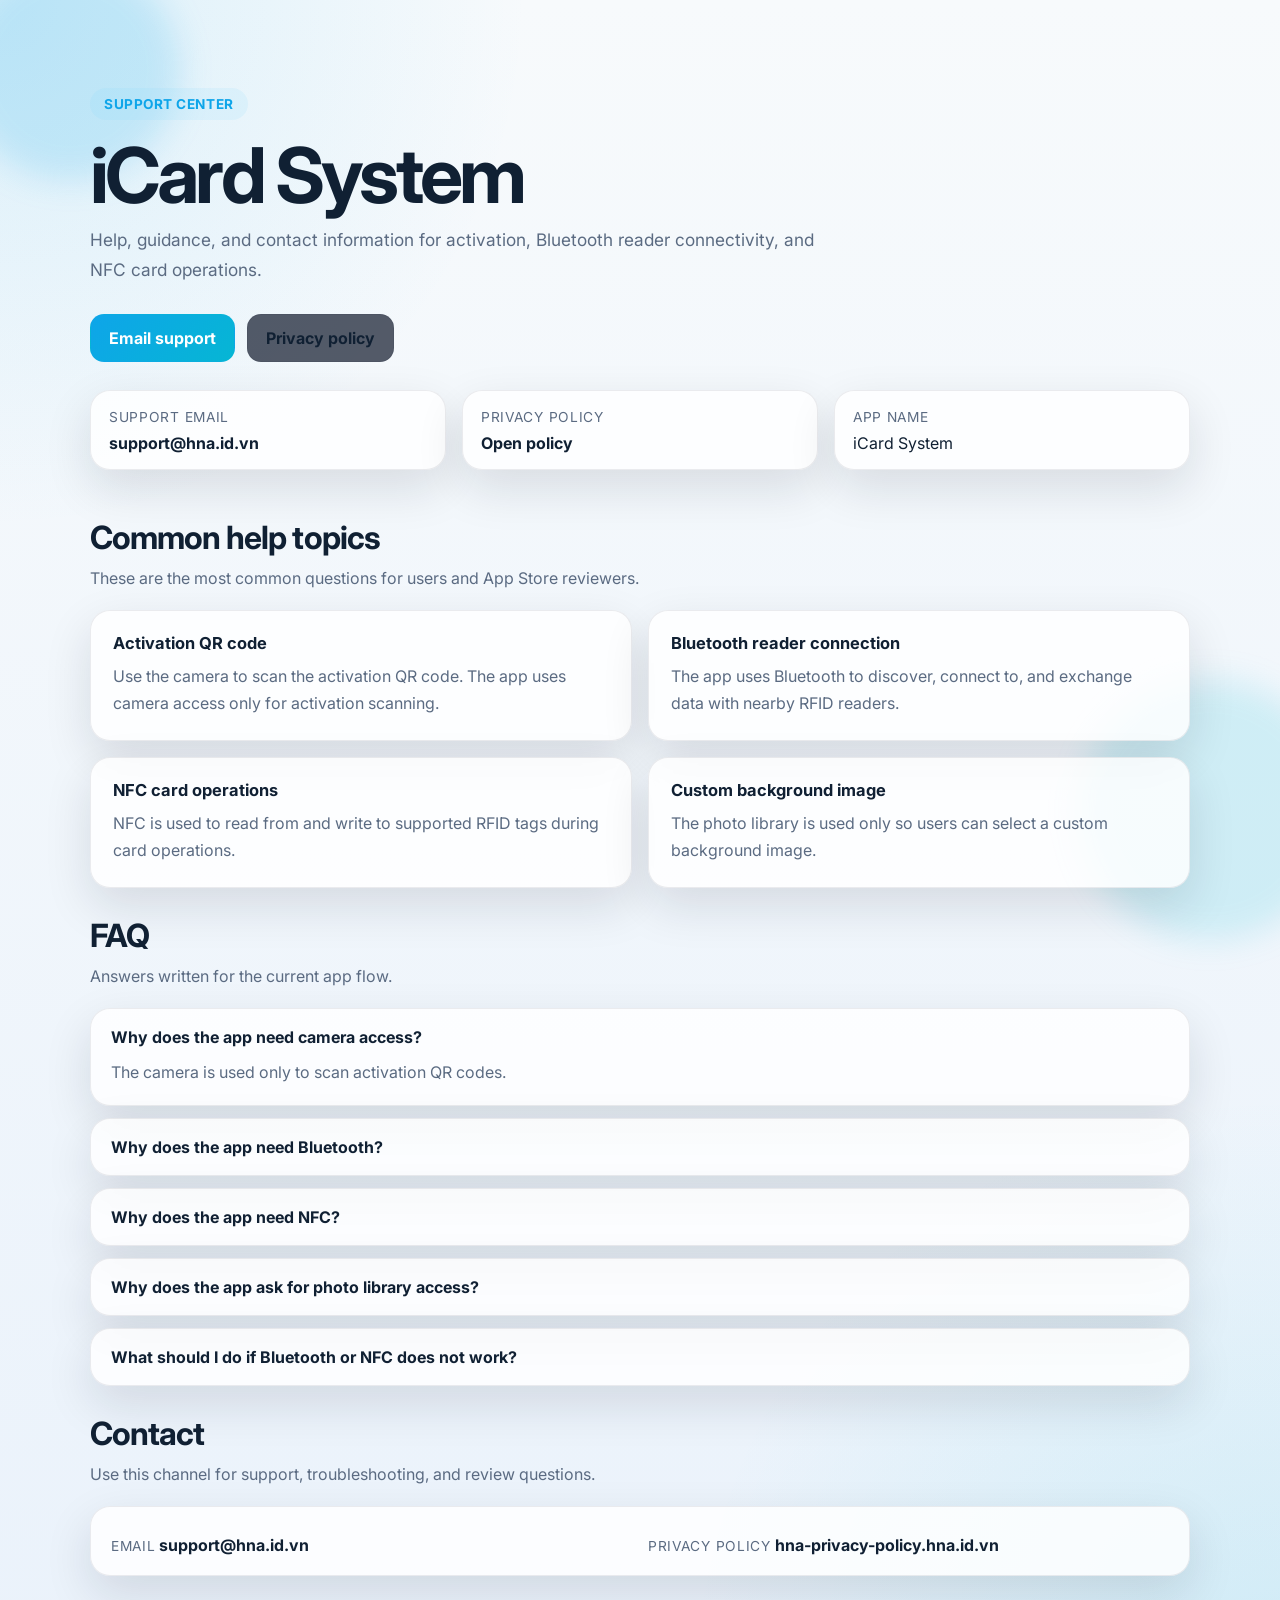
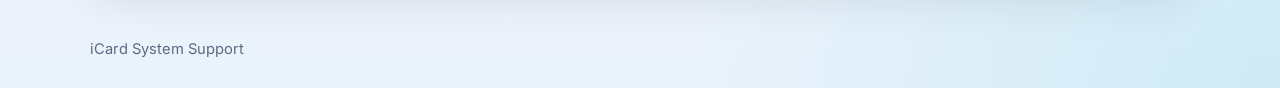
<file: index.html>
<!DOCTYPE html>
<html lang="en">
<head>
  <meta charset="UTF-8" />
  <meta name="viewport" content="width=device-width, initial-scale=1.0" />
  <meta name="description" content="Support page for iCard System. Find help, FAQs, and contact information." />
  <meta name="theme-color" content="#0f172a" />
  <meta property="og:type" content="website" />
  <meta property="og:title" content="iCard System Support" />
  <meta property="og:description" content="Help, guidance, and contact information for iCard System." />
  <meta property="og:url" content="https://hna-support-appmobile.hna.id.vn/" />
  <meta property="og:image" content="https://hna-support-appmobile.hna.id.vn/favicon.svg" />
  <meta name="twitter:card" content="summary" />
  <title>iCard System Support</title>
  <link rel="icon" href="favicon.svg?v=20260630" type="image/svg+xml" />
  <link rel="alternate icon" href="favicon.svg?v=20260630" type="image/svg+xml" />
  <link rel="preconnect" href="https://fonts.googleapis.com">
  <link rel="preconnect" href="https://fonts.gstatic.com" crossorigin>
  <link href="https://fonts.googleapis.com/css2?family=Inter:wght@400;500;600;700;800&display=swap" rel="stylesheet">
  <link rel="stylesheet" href="styles.css" />
</head>
<body>
  <div class="bg-orb orb-a"></div>
  <div class="bg-orb orb-b"></div>

  <main class="page">
    <section class="hero">
      <div class="eyebrow">Support Center</div>
      <h1>iCard System</h1>
      <p class="lead">
        Help, guidance, and contact information for activation, Bluetooth reader
        connectivity, and NFC card operations.
      </p>

      <div class="hero-actions">
        <a class="button primary" href="mailto:support@hna.id.vn">Email support</a>
        <a class="button secondary" href="https://hna-privacy-policy.hna.id.vn/" target="_blank" rel="noopener noreferrer">Privacy policy</a>
      </div>

      <div class="info-grid">
        <article class="info-card">
          <span class="info-label">Support email</span>
          <a href="mailto:support@hna.id.vn">support@hna.id.vn</a>
        </article>
        <article class="info-card">
          <span class="info-label">Privacy policy</span>
          <a href="https://hna-privacy-policy.hna.id.vn/" target="_blank" rel="noopener noreferrer">Open policy</a>
        </article>
        <article class="info-card">
          <span class="info-label">App name</span>
          <span>iCard System</span>
        </article>
      </div>
    </section>

    <section class="section">
      <div class="section-head">
        <h2>Common help topics</h2>
        <p>These are the most common questions for users and App Store reviewers.</p>
      </div>

      <div class="topic-grid">
        <article class="topic-card">
          <h3>Activation QR code</h3>
          <p>
            Use the camera to scan the activation QR code. The app uses camera
            access only for activation scanning.
          </p>
        </article>
        <article class="topic-card">
          <h3>Bluetooth reader connection</h3>
          <p>
            The app uses Bluetooth to discover, connect to, and exchange data with
            nearby RFID readers.
          </p>
        </article>
        <article class="topic-card">
          <h3>NFC card operations</h3>
          <p>
            NFC is used to read from and write to supported RFID tags during card
            operations.
          </p>
        </article>
        <article class="topic-card">
          <h3>Custom background image</h3>
          <p>
            The photo library is used only so users can select a custom background
            image.
          </p>
        </article>
      </div>
    </section>

    <section class="section">
      <div class="section-head">
        <h2>FAQ</h2>
        <p>Answers written for the current app flow.</p>
      </div>

      <div class="faq-list">
        <details open>
          <summary>Why does the app need camera access?</summary>
          <p>The camera is used only to scan activation QR codes.</p>
        </details>

        <details>
          <summary>Why does the app need Bluetooth?</summary>
          <p>
            Bluetooth is used to discover, connect to, and exchange data with nearby
            RFID readers.
          </p>
        </details>

        <details>
          <summary>Why does the app need NFC?</summary>
          <p>
            NFC is required for supported card operations. The app reads from and
            writes to compatible RFID tags when the hardware supports it.
          </p>
        </details>

        <details>
          <summary>Why does the app ask for photo library access?</summary>
          <p>
            Photo library access is used only to let users choose a custom background
            image.
          </p>
        </details>

        <details>
          <summary>What should I do if Bluetooth or NFC does not work?</summary>
          <p>
            Make sure Bluetooth is turned on, the RFID reader is nearby and powered,
            and the device supports NFC if you are using NFC features. If the issue
            continues, email support with a screenshot and short description.
          </p>
        </details>
      </div>
    </section>

    <section class="section contact">
      <div class="section-head">
        <h2>Contact</h2>
        <p>Use this channel for support, troubleshooting, and review questions.</p>
      </div>

      <div class="contact-card">
        <div>
          <span class="contact-label">Email</span>
          <a href="mailto:support@hna.id.vn">support@hna.id.vn</a>
        </div>
        <div>
          <span class="contact-label">Privacy policy</span>
          <a href="https://hna-privacy-policy.hna.id.vn/" target="_blank" rel="noopener noreferrer">
            hna-privacy-policy.hna.id.vn
          </a>
        </div>
      </div>
    </section>
  </main>

  <footer class="footer">
    <p>iCard System Support</p>
  </footer>
</body>
</html>
</file>
<file: styles.css>
:root {
  color-scheme: light dark;
  --bg: #f7fafc;
  --bg-2: #eaf2fb;
  --panel: rgba(255, 255, 255, 0.82);
  --panel-border: rgba(15, 23, 42, 0.08);
  --text: #102033;
  --muted: #5b6b82;
  --accent: #0ea5e9;
  --accent-2: #06b6d4;
  --shadow: 0 18px 48px rgba(15, 23, 42, 0.12);
}

* {
  box-sizing: border-box;
}

html {
  scroll-behavior: smooth;
}

body {
  margin: 0;
  min-height: 100vh;
  font-family: "Inter", system-ui, -apple-system, BlinkMacSystemFont, "Segoe UI", sans-serif;
  background:
    radial-gradient(circle at top left, rgba(14, 165, 233, 0.12), transparent 25%),
    radial-gradient(circle at bottom right, rgba(6, 182, 212, 0.12), transparent 28%),
    linear-gradient(180deg, var(--bg), var(--bg-2));
  color: var(--text);
}

a {
  color: inherit;
}

.page {
  width: min(1100px, calc(100% - 32px));
  margin: 0 auto;
  padding: 56px 0 40px;
  position: relative;
  z-index: 1;
}

.bg-orb {
  position: fixed;
  border-radius: 999px;
  filter: blur(16px);
  pointer-events: none;
  z-index: 0;
}

.orb-a {
  width: 220px;
  height: 220px;
  top: -40px;
  left: -40px;
  background: rgba(14, 165, 233, 0.16);
}

.orb-b {
  width: 260px;
  height: 260px;
  right: -60px;
  bottom: -40px;
  background: rgba(6, 182, 212, 0.14);
}

.hero,
.section,
.footer {
  animation: rise 0.6s ease-out both;
}

.hero {
  padding: 32px 0 20px;
}

.eyebrow {
  display: inline-flex;
  align-items: center;
  gap: 8px;
  padding: 8px 14px;
  border-radius: 999px;
  background: rgba(125, 211, 252, 0.12);
  color: var(--accent);
  font-weight: 700;
  font-size: 0.85rem;
  letter-spacing: 0.04em;
  text-transform: uppercase;
}

h1 {
  margin: 18px 0 12px;
  font-size: clamp(2.6rem, 6vw, 4.8rem);
  line-height: 0.98;
  letter-spacing: -0.05em;
}

.lead {
  margin: 0;
  max-width: 760px;
  color: var(--muted);
  font-size: 1.08rem;
  line-height: 1.75;
}

.hero-actions {
  display: flex;
  flex-wrap: wrap;
  gap: 12px;
  margin: 28px 0 28px;
}

.button {
  display: inline-flex;
  align-items: center;
  justify-content: center;
  min-height: 48px;
  padding: 0 18px;
  border-radius: 14px;
  text-decoration: none;
  font-weight: 700;
  border: 1px solid transparent;
  transition: transform 160ms ease, border-color 160ms ease, background 160ms ease;
}

.button:hover {
  transform: translateY(-1px);
}

.primary {
  background: linear-gradient(135deg, var(--accent), var(--accent-2));
  color: #ffffff;
}

.secondary {
  background: rgba(15, 23, 42, 0.7);
  color: var(--text);
  border-color: var(--panel-border);
}

.info-grid,
.topic-grid {
  display: grid;
  gap: 16px;
}

.info-grid {
  grid-template-columns: repeat(3, minmax(0, 1fr));
}

.topic-grid {
  grid-template-columns: repeat(2, minmax(0, 1fr));
}

.info-card,
.topic-card,
.contact-card,
details {
  background: var(--panel);
  border: 1px solid var(--panel-border);
  border-radius: 20px;
  box-shadow: var(--shadow);
  backdrop-filter: blur(18px);
}

.info-card {
  padding: 18px 18px 16px;
  display: flex;
  flex-direction: column;
  gap: 8px;
}

.info-label,
.contact-label {
  color: var(--muted);
  font-size: 0.86rem;
  text-transform: uppercase;
  letter-spacing: 0.05em;
}

.info-card a {
  font-weight: 700;
  text-decoration: none;
}

.section {
  margin-top: 28px;
}

.section-head {
  margin-bottom: 18px;
}

.section-head h2 {
  margin: 0 0 8px;
  font-size: clamp(1.4rem, 3vw, 2rem);
  letter-spacing: -0.03em;
}

.section-head p {
  margin: 0;
  color: var(--muted);
  line-height: 1.7;
}

.topic-card {
  padding: 22px;
}

.topic-card h3 {
  margin: 0 0 10px;
  font-size: 1.03rem;
}

.topic-card p {
  margin: 0;
  color: var(--muted);
  line-height: 1.72;
}

.faq-list {
  display: grid;
  gap: 12px;
}

details {
  padding: 18px 20px;
}

summary {
  cursor: pointer;
  font-weight: 700;
  list-style: none;
}

summary::-webkit-details-marker {
  display: none;
}

details p {
  margin: 12px 0 0;
  color: var(--muted);
  line-height: 1.72;
}

.contact-card {
  padding: 20px;
  display: grid;
  grid-template-columns: repeat(2, minmax(0, 1fr));
  gap: 16px;
}

.contact-card a {
  display: inline-block;
  margin-top: 8px;
  font-weight: 700;
  text-decoration: none;
}

.footer {
  width: min(1100px, calc(100% - 32px));
  margin: 0 auto;
  padding: 24px 0 30px;
  color: var(--muted);
  display: flex;
  flex-wrap: wrap;
  justify-content: space-between;
  gap: 8px;
  font-size: 0.92rem;
}

.footer p {
  margin: 0;
}

@media (prefers-color-scheme: dark) {
  :root {
    --bg: #08111f;
    --bg-2: #0d1729;
    --panel: rgba(15, 23, 42, 0.72);
    --panel-border: rgba(148, 163, 184, 0.18);
    --text: #e5eefc;
    --muted: #a6b4cc;
    --accent: #7dd3fc;
    --accent-2: #67e8f9;
    --shadow: 0 18px 60px rgba(0, 0, 0, 0.36);
  }

  body {
    background:
      radial-gradient(circle at top left, rgba(34, 211, 238, 0.15), transparent 25%),
      radial-gradient(circle at bottom right, rgba(59, 130, 246, 0.14), transparent 28%),
      linear-gradient(180deg, var(--bg), var(--bg-2));
  }

  .orb-a {
    background: rgba(34, 211, 238, 0.18);
  }

  .orb-b {
    background: rgba(96, 165, 250, 0.16);
  }

  .primary {
    color: #08111f;
  }
}

@keyframes rise {
  from {
    opacity: 0;
    transform: translateY(14px);
  }
  to {
    opacity: 1;
    transform: translateY(0);
  }
}

@media (max-width: 820px) {
  .info-grid,
  .topic-grid,
  .contact-card {
    grid-template-columns: 1fr;
  }

  .page {
    padding-top: 36px;
  }
}

@media (max-width: 520px) {
  .page,
  .footer {
    width: min(100% - 20px, 1100px);
  }

  .hero-actions {
    flex-direction: column;
  }

  .button {
    width: 100%;
  }
}
</file>
